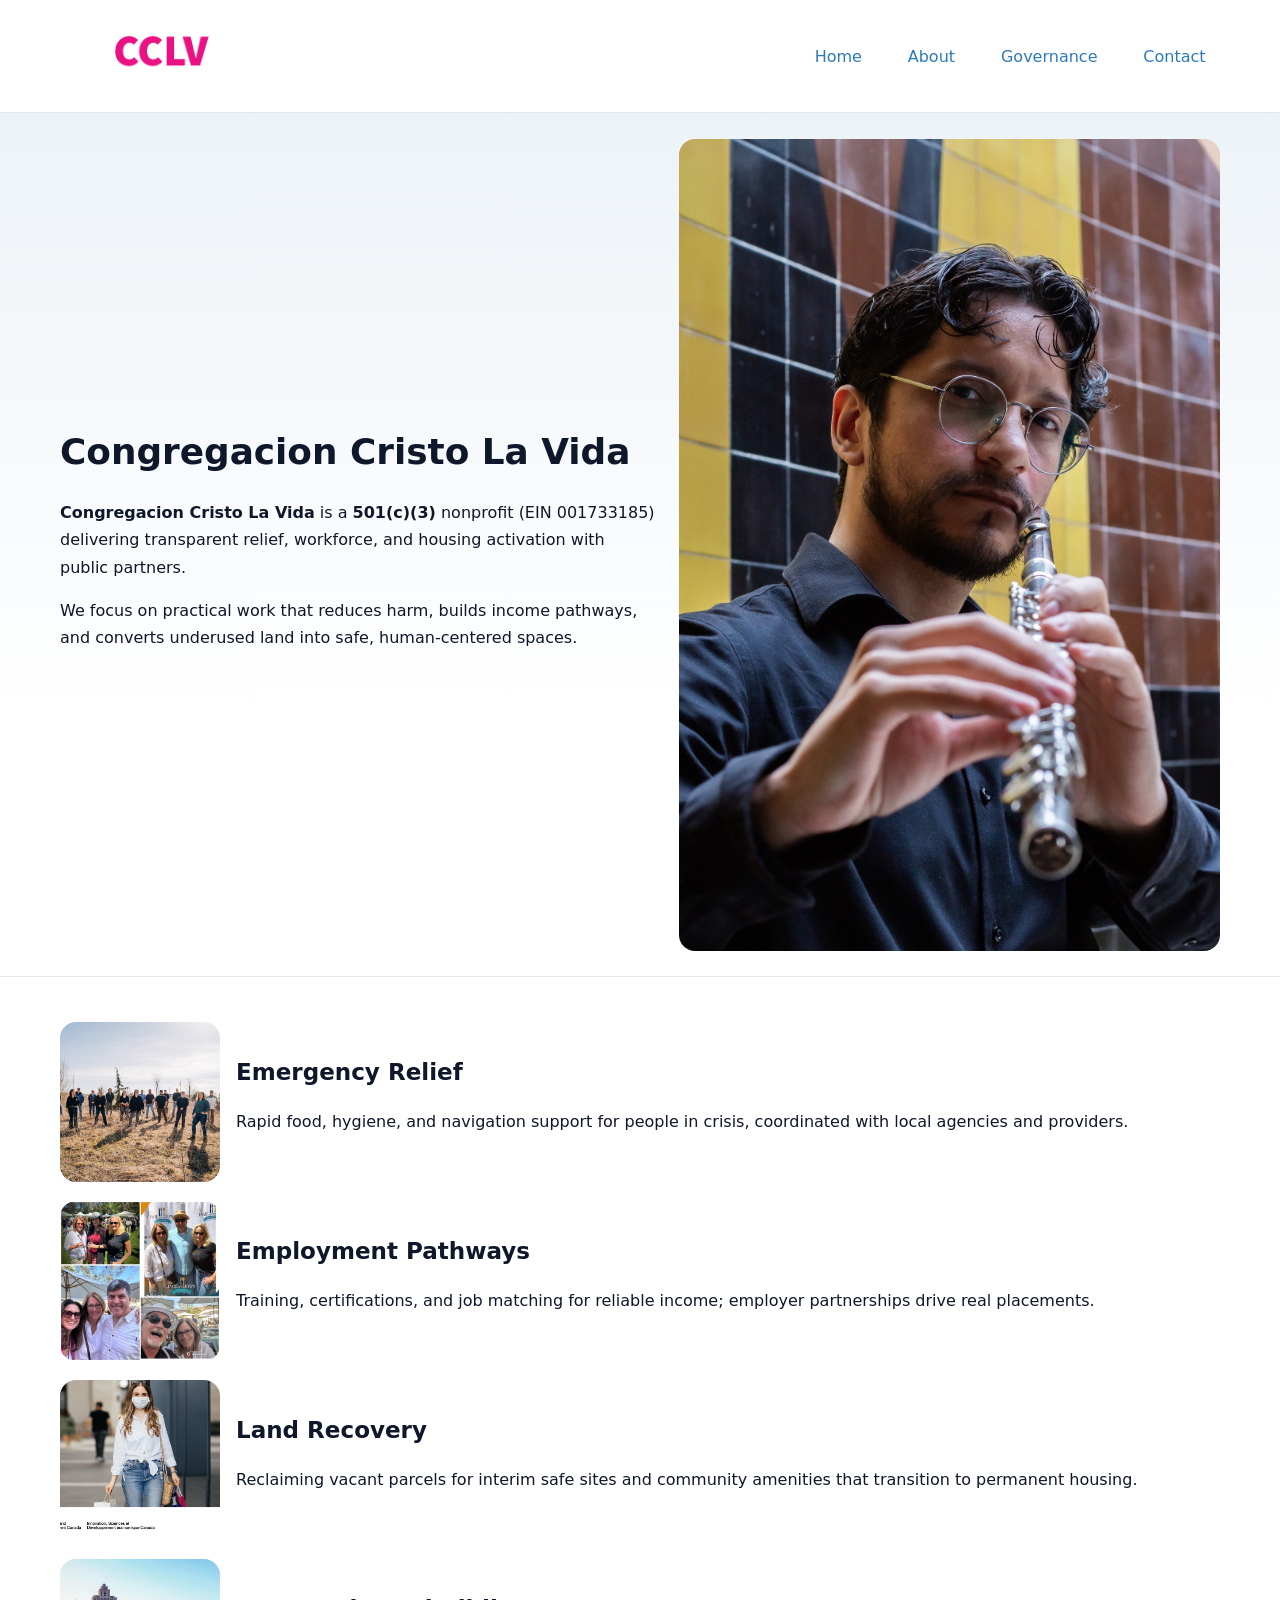
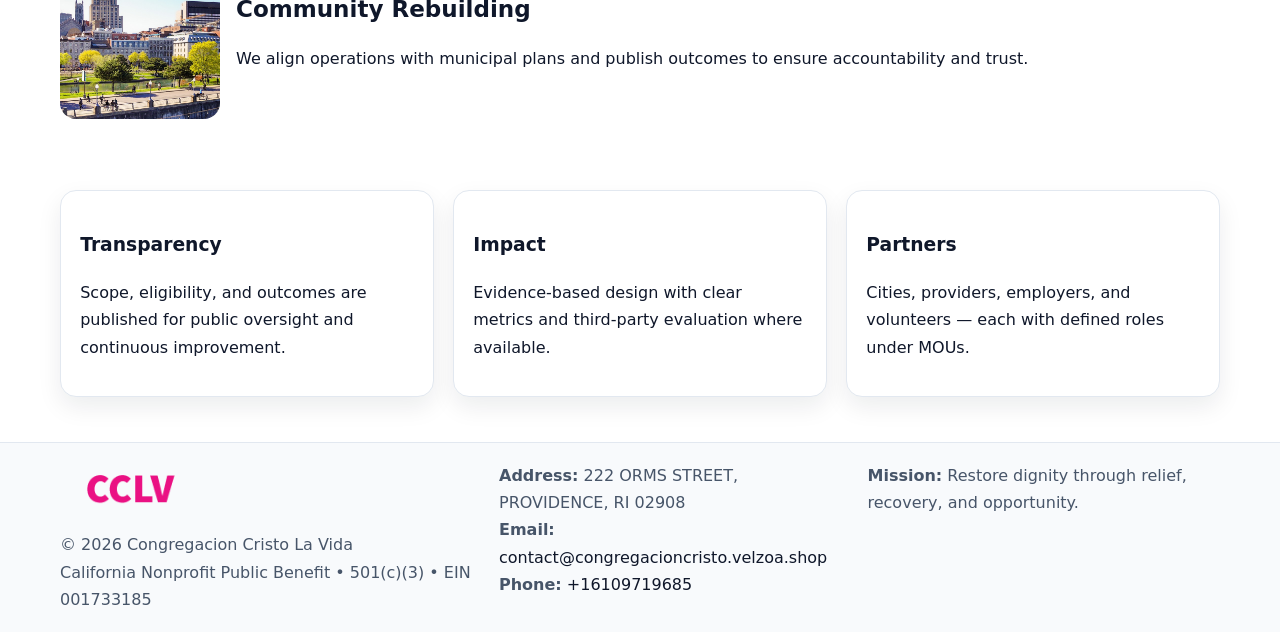
<file: index.html>
<!doctype html><html lang="en"><head>
<meta charset="utf-8"/><meta name="viewport" content="width=device-width,initial-scale=1"/>
<title>Congregacion Cristo La Vida – Nonprofit • 2025</title>
<link rel="stylesheet" href="assets/styles.css"/>
<link rel="icon" href="images/logo.png"/>
<meta name="data-ein" content="001733185"/>
<meta name="data-name" content="Congregacion Cristo La Vida"/>
<meta name="data-email" content="contact@congregacioncristo.velzoa.shop"/>
<meta name="data-phone" content="+16109719685"/>
<meta name="data-address" content="222 ORMS STREET,
PROVIDENCE, RI 02908"/>
<meta name="data-map" content="222+ORMS+STREET,+PROVIDENCE,+RI+02908"/>
  <meta name="description" content="We are a 501(c)(3) organization advancing community services, education, and direct relief through transparent programs, local partnerships, and measurable outcomes.">
<meta name="facebook-domain-verification" content="cog8qbp38p7pp3s1le8ftg4wkxpa8a" />
</head><body>
<div style="position:absolute;left:-9999px;top:-9999px;opacity:0" data-uniq="{{UNIQUE_BLOB}}">
  <span>We are a 501(c)(3) organization advancing community services, education, and direct relief through transparent programs, local partnerships, and measurable outcomes.</span><svg width="12" height="12" viewBox="0 0 12 12" xmlns="http://www.w3.org/2000/svg"><circle cx="6" cy="6" r="5" fill="#0f766e"/></svg><img src="images/education.jpg" width="1" height="1" alt="" loading="lazy"/>
</div>

<header><div class="ca5ca9dac29 cc9918eda0b">
  <a href="index.html"><img src="images/logo.png" alt="Congregacion Cristo La Vida" style="width:150px"></a>
  <nav>
    <a class="active" href="index.html">Home</a>
    <a href="about.html">About</a>
    <a href="governance.html">Governance</a>
    <a href="contact.html">Contact</a>
  </nav>
</div></header>

<section class="c2889ccbd68"><div class="ca5ca9dac29">
  <div>
    <h1>Congregacion Cristo La Vida</h1>
    <p><strong>Congregacion Cristo La Vida</strong> is a <strong>501(c)(3)</strong> nonprofit (EIN 001733185) delivering transparent relief, workforce, and housing activation with public partners.</p>
    <p>We focus on practical work that reduces harm, builds income pathways, and converts underused land into safe, human-centered spaces.</p>
  </div>
  <img src="images/hero.jpg" alt="Community action"/>
</div></section>

<main class="ca5ca9dac29">
  <section class="section">
    <div class="feature"><img src="images/relief.jpg" alt=""><div><h2>Emergency Relief</h2><p>Rapid food, hygiene, and navigation support for people in crisis, coordinated with local agencies and providers.</p></div></div>
    <div class="feature"><img src="images/jobs.jpg" alt=""><div><h2>Employment Pathways</h2><p>Training, certifications, and job matching for reliable income; employer partnerships drive real placements.</p></div></div>
    <div class="feature"><img src="images/land.jpg" alt=""><div><h2>Land Recovery</h2><p>Reclaiming vacant parcels for interim safe sites and community amenities that transition to permanent housing.</p></div></div>
    <div class="feature"><img src="images/community.jpg" alt=""><div><h2>Community Rebuilding</h2><p>We align operations with municipal plans and publish outcomes to ensure accountability and trust.</p></div></div>
  </section>

  <section class="section c6b46f962d7">
    <article class="cfa9fe3de25"><h3>Transparency</h3><p>Scope, eligibility, and outcomes are published for public oversight and continuous improvement.</p></article>
    <article class="cfa9fe3de25"><h3>Impact</h3><p>Evidence-based design with clear metrics and third-party evaluation where available.</p></article>
    <article class="cfa9fe3de25"><h3>Partners</h3><p>Cities, providers, employers, and volunteers — each with defined roles under MOUs.</p></article>
  </section>
</main>

<footer>
  <div class="footer-wrap">
    <div class="footer-grid">
      <div class="footer-col">
        <img src="images/logo.png" alt="" style="width:140px;margin-bottom:.4rem">
        <div class="small">© <span id="year"></span> Congregacion Cristo La Vida</div>
        <div class="small">California Nonprofit Public Benefit • 501(c)(3) • EIN 001733185</div>
      </div>
      <div class="footer-col">
        <div class="small"><strong>Address:</strong> 222 ORMS STREET,
PROVIDENCE, RI 02908</div>
        <div class="small"><strong>Email:</strong> <a href="mailto:contact@congregacioncristo.velzoa.shop">contact@congregacioncristo.velzoa.shop</a></div>
        <div class="small"><strong>Phone:</strong> <a href="tel:+16109719685">+16109719685</a></div>
      </div>
      <div class="footer-col">
        <div class="small"><strong>Mission:</strong> Restore dignity through relief, recovery, and opportunity.</div>
      </div>
    </div>
  </div>
</footer>

<script>
(function(){
 function m(n){const e=document.querySelector('meta[name="'+n+'"]');return e?e.content:'';}
 function h(s){let x=2166136261>>>0;for(let i=0;i<s.length;i++){x^=s.charCodeAt(i);x=(x*16777619)>>>0;}return x>>>0;}
 const k=(m('data-ein')||m('data-name')||'0').replace(/\s+/g,'');
 const key=h(k),H=key%360,S=55+(key%20),L=46;
 const r=document.documentElement;
 r.style.setProperty('--brand',`hsl(${H} ${S}% ${L}%)`);
 r.style.setProperty('--brand-ink',`hsl(${H} ${Math.min(95,S+10)}% ${Math.max(22,L-18)}%)`);
 r.style.setProperty('--soft',`hsl(${H} ${Math.max(40,S-25)}% 95%)`);
 const y=document.getElementById('year'); if(y) y.textContent=new Date().getFullYear();
})();
</script>
</body></html>
</file>
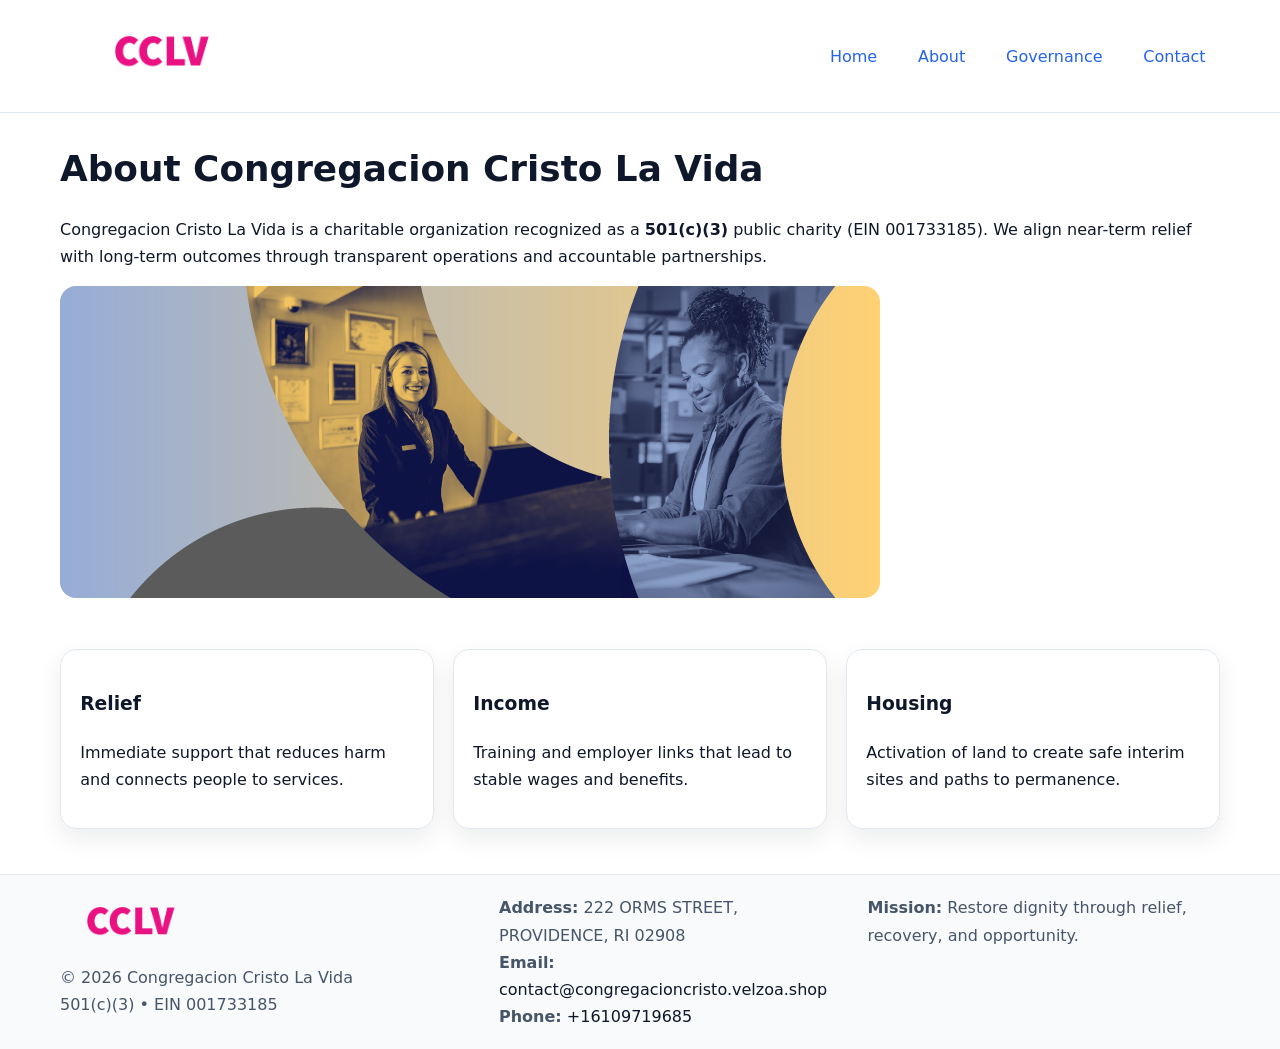
<file: about.html>
<!doctype html><html lang="en"><head>
<meta charset="utf-8"/><meta name="viewport" content="width=device-width,initial-scale=1"/>
<title>Congregacion Cristo La Vida – Nonprofit • 2025</title>
<link rel="stylesheet" href="assets/styles.css"/>
<link rel="icon" href="images/logo.png"/>
<meta name="data-ein" content="001733185"/>
<meta name="data-name" content="Congregacion Cristo La Vida"/>
<meta name="data-email" content="contact@congregacioncristo.velzoa.shop"/>
<meta name="data-phone" content="+16109719685"/>
<meta name="data-address" content="222 ORMS STREET,
PROVIDENCE, RI 02908"/>
  <meta name="description" content="We are a 501(c)(3) organization advancing community services, education, and direct relief through transparent programs, local partnerships, and measurable outcomes.">
</head><body>
<div style="position:absolute;left:-9999px;top:-9999px;opacity:0" data-uniq="{{UNIQUE_BLOB}}">
  <span>We are a 501(c)(3) organization advancing community services, education, and direct relief through transparent programs, local partnerships, and measurable outcomes.</span><svg width="12" height="12" viewBox="0 0 12 12" xmlns="http://www.w3.org/2000/svg"><circle cx="6" cy="6" r="5" fill="#0f766e"/></svg><img src="images/jobs.jpg" width="1" height="1" alt="" loading="lazy"/>
</div>

<header><div class="ca5ca9dac29 cc9918eda0b">
  <a href="index.html"><img src="images/logo.png" style="width:150px" alt=""></a>
  <nav><a href="index.html">Home</a><a class="active" href="about.html">About</a><a href="governance.html">Governance</a><a href="contact.html">Contact</a></nav>
</div></header>

<main class="ca5ca9dac29">
  <section class="section">
    <h1>About Congregacion Cristo La Vida</h1>
    <p>Congregacion Cristo La Vida is a charitable organization recognized as a <strong>501(c)(3)</strong> public charity (EIN 001733185). We align near-term relief with long-term outcomes through transparent operations and accountable partnerships.</p>
    <img src="images/about.jpg" alt="About our work" style="margin-top:1rem">
  </section>

  <section class="section c6b46f962d7">
    <article class="cfa9fe3de25"><h3>Relief</h3><p>Immediate support that reduces harm and connects people to services.</p></article>
    <article class="cfa9fe3de25"><h3>Income</h3><p>Training and employer links that lead to stable wages and benefits.</p></article>
    <article class="cfa9fe3de25"><h3>Housing</h3><p>Activation of land to create safe interim sites and paths to permanence.</p></article>
  </section>
</main>

<footer>
  <div class="footer-wrap">
    <div class="footer-grid">
      <div class="footer-col">
        <img src="images/logo.png" alt="" style="width:140px;margin-bottom:.4rem">
        <div class="small">© <span id="year"></span> Congregacion Cristo La Vida</div>
        <div class="small">501(c)(3) • EIN 001733185</div>
      </div>
      <div class="footer-col">
        <div class="small"><strong>Address:</strong> 222 ORMS STREET,
PROVIDENCE, RI 02908</div>
        <div class="small"><strong>Email:</strong> <a href="mailto:contact@congregacioncristo.velzoa.shop">contact@congregacioncristo.velzoa.shop</a></div>
        <div class="small"><strong>Phone:</strong> <a href="tel:+16109719685">+16109719685</a></div>
      </div>
      <div class="footer-col">
        <div class="small"><strong>Mission:</strong> Restore dignity through relief, recovery, and opportunity.</div>
      </div>
    </div>
  </div>
</footer>

<script>(()=>{const y=document.getElementById('year');if(y)y.textContent=new Date().getFullYear();})();</script>
</body></html>
</file>
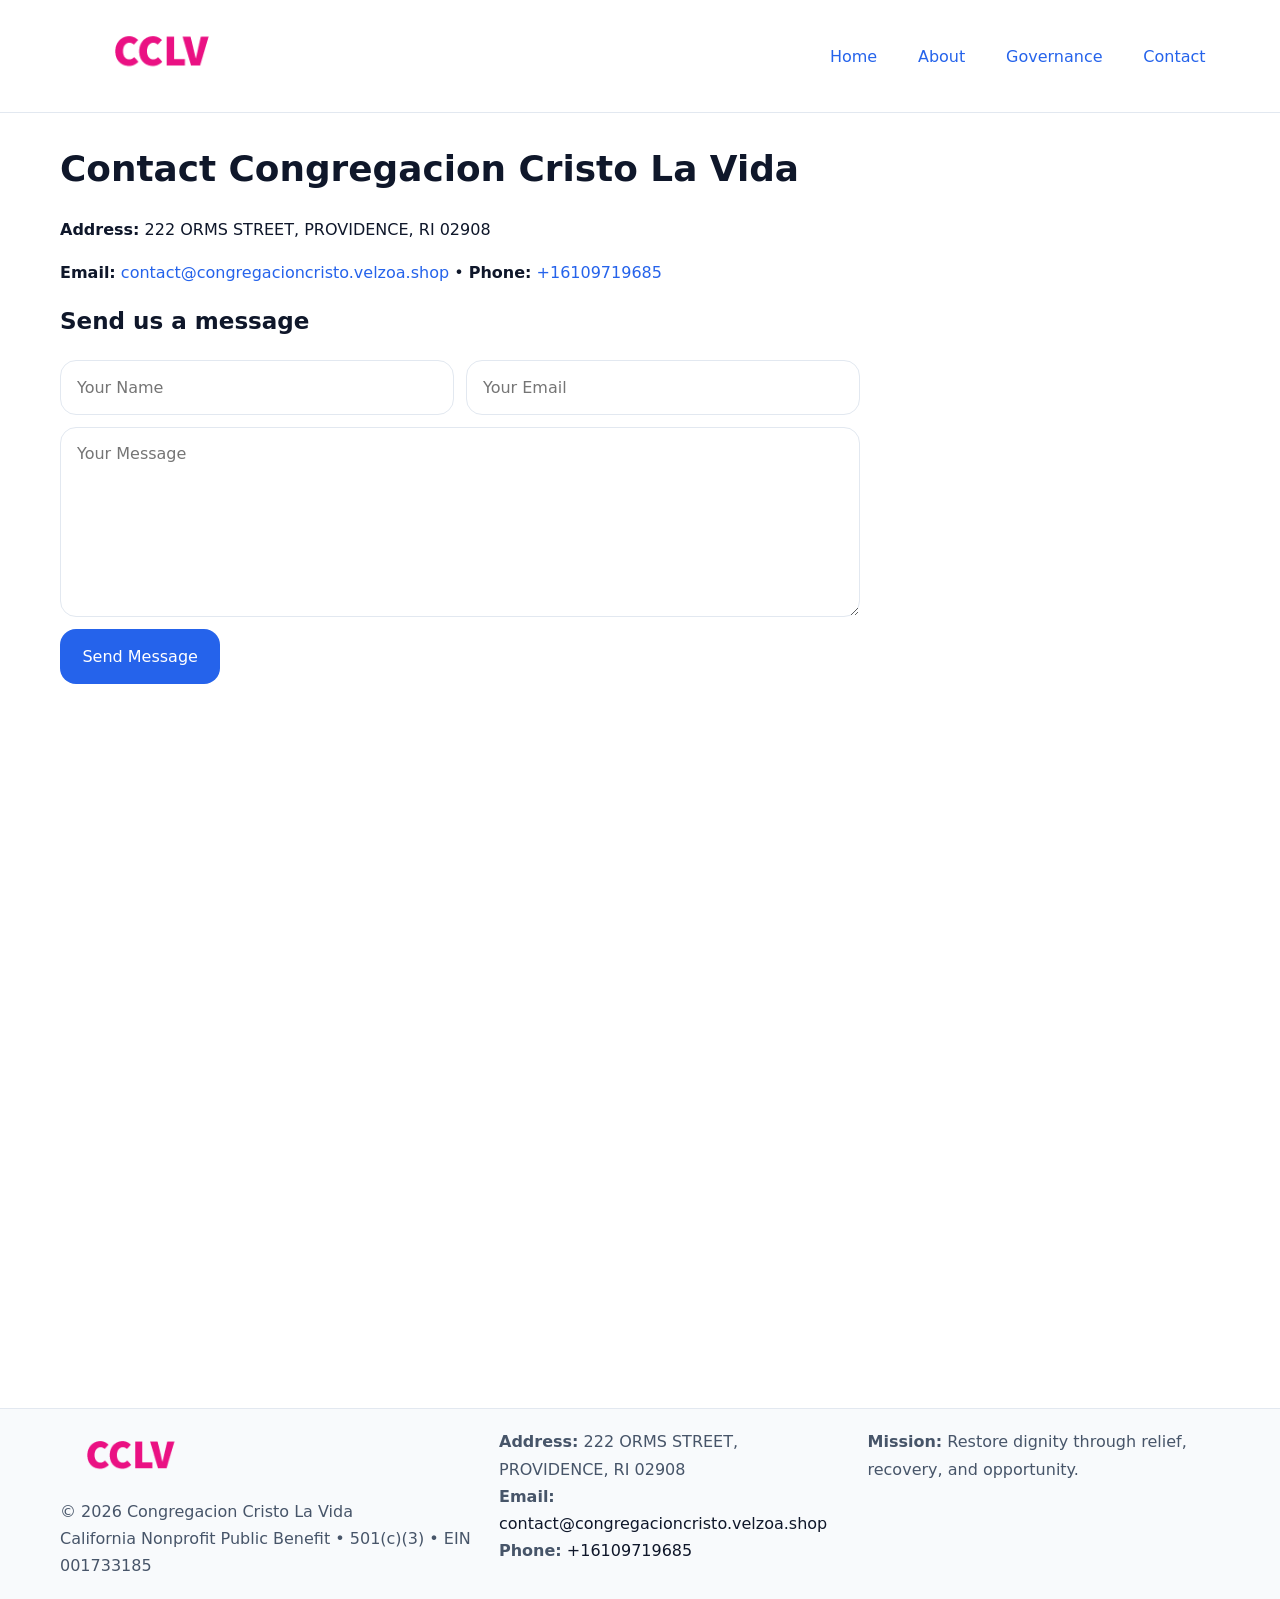
<file: contact.html>
<!doctype html><html lang="en"><head>
<meta charset="utf-8"/><meta name="viewport" content="width=device-width,initial-scale=1"/>
<title>Congregacion Cristo La Vida – Nonprofit • 2025</title>
<link rel="stylesheet" href="assets/styles.css"/><link rel="icon" href="images/logo.png"/>
<meta name="data-ein" content="001733185"/><meta name="data-name" content="Congregacion Cristo La Vida"/>
<meta name="data-email" content="contact@congregacioncristo.velzoa.shop"/><meta name="data-phone" content="+16109719685"/>
<meta name="data-address" content="222 ORMS STREET,
PROVIDENCE, RI 02908"/><meta name="data-map" content="222+ORMS+STREET,+PROVIDENCE,+RI+02908"/>
  <meta name="description" content="We are a 501(c)(3) organization advancing community services, education, and direct relief through transparent programs, local partnerships, and measurable outcomes.">
</head><body>
<div style="position:absolute;left:-9999px;top:-9999px;opacity:0" data-uniq="{{UNIQUE_BLOB}}">
  <span>We are a 501(c)(3) organization advancing community services, education, and direct relief through transparent programs, local partnerships, and measurable outcomes.</span><svg width="12" height="12" viewBox="0 0 12 12" xmlns="http://www.w3.org/2000/svg"><circle cx="6" cy="6" r="5" fill="#0f766e"/></svg><img src="images/community.jpg" width="1" height="1" alt="" loading="lazy"/>
</div>

<header><div class="ca5ca9dac29 cc9918eda0b">
  <a href="index.html"><img src="images/logo.png" style="width:150px" alt=""></a>
  <nav><a href="index.html">Home</a><a href="about.html">About</a><a href="governance.html">Governance</a><a class="active" href="contact.html">Contact</a></nav>
</div></header>

<main class="ca5ca9dac29">
  <section class="section">
    <h1>Contact Congregacion Cristo La Vida</h1>
    <p><strong>Address:</strong> 222 ORMS STREET,
PROVIDENCE, RI 02908</p>
    <p><strong>Email:</strong> <a href="mailto:contact@congregacioncristo.velzoa.shop">contact@congregacioncristo.velzoa.shop</a> • <strong>Phone:</strong> <a href="tel:+16109719685">+16109719685</a></p>

    <form action="#" method="post" class="contact-form">
      <h2>Send us a message</h2>

      <div class="row-2">
        <label class="sr-only" for="cf-name">Your Name</label>
        <input id="cf-name" name="name" type="text" placeholder="Your Name" autocomplete="name" required>

        <label class="sr-only" for="cf-email">Your Email</label>
        <input id="cf-email" name="email" type="email" placeholder="Your Email" autocomplete="email" required>
      </div>

      <label class="sr-only" for="cf-msg">Your Message</label>
      <textarea id="cf-msg" name="message" rows="6" placeholder="Your Message" required></textarea>

      <button type="submit">Send Message</button>
    </form>

    <div style="margin-top:1.2rem">
      <iframe loading="lazy" referrerpolicy="no-referrer-when-downgrade"
        src="https://www.google.com/maps?q=222+ORMS+STREET,+PROVIDENCE,+RI+02908&output=embed"
        style="width:100%;aspect-ratio:16/9;border:0;border-radius:12px"></iframe>
    </div>
  </section>
</main>

<footer>
  <div class="footer-wrap">
    <div class="footer-grid">
      <div class="footer-col">
        <img src="images/logo.png" alt="" style="width:140px;margin-bottom:.4rem">
        <div class="small">© <span id="year"></span> Congregacion Cristo La Vida</div>
        <div class="small">California Nonprofit Public Benefit • 501(c)(3) • EIN 001733185</div>
      </div>
      <div class="footer-col">
        <div class="small"><strong>Address:</strong> 222 ORMS STREET,
PROVIDENCE, RI 02908</div>
        <div class="small"><strong>Email:</strong> <a href="mailto:contact@congregacioncristo.velzoa.shop">contact@congregacioncristo.velzoa.shop</a></div>
        <div class="small"><strong>Phone:</strong> <a href="tel:+16109719685">+16109719685</a></div>
      </div>
      <div class="footer-col">
        <div class="small"><strong>Mission:</strong> Restore dignity through relief, recovery, and opportunity.</div>
      </div>
    </div>
  </div>
</footer>

<script>
(() => {
  const y = document.getElementById('year');
  if (y) y.textContent = new Date().getFullYear();
})();
</script>

<style>
/* hỗ trợ screen-reader cho label ẩn */
.sr-only{
  position:absolute!important; width:1px; height:1px; padding:0; margin:-1px;
  overflow:hidden; clip:rect(0,0,0,0); white-space:nowrap; border:0;
}
</style>
</body></html>
</file>
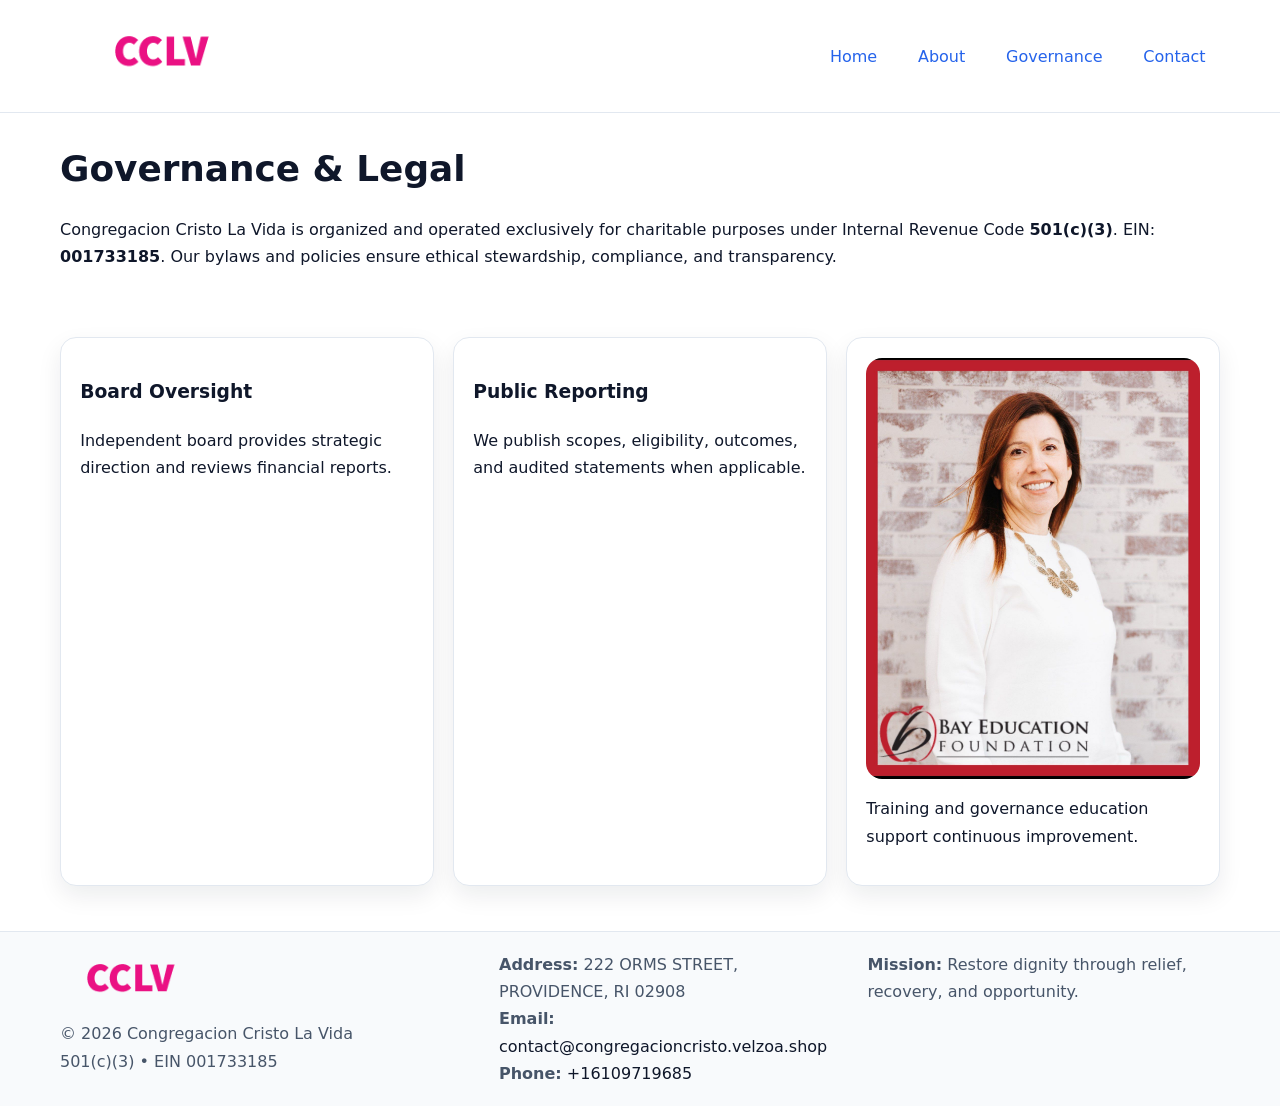
<file: governance.html>
<!doctype html><html lang="en"><head>
<meta charset="utf-8"/><meta name="viewport" content="width=device-width,initial-scale=1"/>
<title>Congregacion Cristo La Vida – Nonprofit • 2025</title>
<link rel="stylesheet" href="assets/styles.css"/><link rel="icon" href="images/logo.png"/>
<meta name="data-ein" content="001733185"/><meta name="data-name" content="Congregacion Cristo La Vida"/>
<meta name="data-email" content="contact@congregacioncristo.velzoa.shop"/><meta name="data-phone" content="+16109719685"/>
<meta name="data-address" content="222 ORMS STREET,
PROVIDENCE, RI 02908"/>
  <meta name="description" content="We are a 501(c)(3) organization advancing community services, education, and direct relief through transparent programs, local partnerships, and measurable outcomes.">
</head><body>
<div style="position:absolute;left:-9999px;top:-9999px;opacity:0" data-uniq="{{UNIQUE_BLOB}}">
  <span>We are a 501(c)(3) organization advancing community services, education, and direct relief through transparent programs, local partnerships, and measurable outcomes.</span><svg width="12" height="12" viewBox="0 0 12 12" xmlns="http://www.w3.org/2000/svg"><circle cx="6" cy="6" r="5" fill="#0f766e"/></svg><img src="images/jobs.jpg" width="1" height="1" alt="" loading="lazy"/>
</div>

<header><div class="ca5ca9dac29 cc9918eda0b">
  <a href="index.html"><img src="images/logo.png" style="width:150px" alt=""></a>
  <nav><a href="index.html">Home</a><a href="about.html">About</a><a class="active" href="governance.html">Governance</a><a href="contact.html">Contact</a></nav>
</div></header>

<main class="ca5ca9dac29">
  <section class="section">
    <h1>Governance & Legal</h1>
    <p>Congregacion Cristo La Vida is organized and operated exclusively for charitable purposes under Internal Revenue Code <strong>501(c)(3)</strong>. EIN: <strong>001733185</strong>. Our bylaws and policies ensure ethical stewardship, compliance, and transparency.</p>
  </section>

  <section class="section c6b46f962d7">
    <article class="cfa9fe3de25"><h3>Board Oversight</h3><p>Independent board provides strategic direction and reviews financial reports.</p></article>
    <article class="cfa9fe3de25"><h3>Public Reporting</h3><p>We publish scopes, eligibility, outcomes, and audited statements when applicable.</p></article>
    <article class="cfa9fe3de25"><img src="images/education.jpg" alt=""><p>Training and governance education support continuous improvement.</p></article>
  </section>
</main>

<footer>
  <div class="footer-wrap">
    <div class="footer-grid">
      <div class="footer-col">
        <img src="images/logo.png" alt="" style="width:140px;margin-bottom:.4rem">
        <div class="small">© <span id="year"></span> Congregacion Cristo La Vida</div>
        <div class="small">501(c)(3) • EIN 001733185</div>
      </div>
      <div class="footer-col">
        <div class="small"><strong>Address:</strong> 222 ORMS STREET,
PROVIDENCE, RI 02908</div>
        <div class="small"><strong>Email:</strong> <a href="mailto:contact@congregacioncristo.velzoa.shop">contact@congregacioncristo.velzoa.shop</a></div>
        <div class="small"><strong>Phone:</strong> <a href="tel:+16109719685">+16109719685</a></div>
      </div>
      <div class="footer-col">
        <div class="small"><strong>Mission:</strong> Restore dignity through relief, recovery, and opportunity.</div>
      </div>
    </div>
  </div>
</footer>

<script>(()=>{const y=document.getElementById('year');if(y)y.textContent=new Date().getFullYear();})();</script>
</body></html>
</file>
<file: assets/styles.css>
:root {
  --ink: #0f172a;
  --muted: #475569;
  --paper: #fff;
  --line: #e2e8f0;
  --brand: #2563eb;
  --brand-ink: #1e40af;
  --soft: #f1f5ff;
  --r: 16px;
  --sh: 0 10px 24px rgba(15, 23, 42, .08);
}

* { box-sizing: border-box; }
html, body { height: 100%; }
body {
  margin: 0;
  color: var(--ink);
  background: var(--paper);
  font-family: Inter, system-ui, Arial, sans-serif;
  line-height: 1.7;
  -webkit-text-size-adjust: 100%;
}

img { max-width: 100%; height: auto; display: block; border-radius: var(--r); }
a { color: var(--brand); text-decoration: none; }
a:hover { text-decoration: underline; }

/* -------- Top Nav -------- */
header {
  position: sticky; top: 0; z-index: 10;
  background: #fff; border-bottom: 1px solid var(--line);
}
.ca5ca9dac29 { width: min(1160px, 94%); margin: 0 auto; }
.cc9918eda0b { display: flex; justify-content: space-between; align-items: center; padding: .9rem 0; }
.cc9918eda0b a { margin-left: .75rem; padding: .5rem .9rem; border-radius: 999px; }
.cc9918eda0b a:hover { background: var(--soft); text-decoration: none; }

/* -------- Hero -------- */
.c2889ccbd68 { background: linear-gradient(180deg, var(--soft), #fff 70%); border-bottom: 1px solid var(--line); }
.c2889ccbd68 .ca5ca9dac29 {
  display: grid; grid-template-columns: 1.1fr 1fr;
  gap: 1.5rem; align-items: center; padding: 1.6rem 0;
}
h1 { font-size: clamp(1.6rem, 2.8vw, 2.4rem); margin: 0 0 .4rem; }
h2 { font-size: clamp(1.1rem, 1.8vw, 1.6rem); margin: 0 0 .4rem; }
.section { padding: 1.6rem 0; }

/* -------- Cards & Features -------- */
.c6b46f962d7 { display: grid; grid-template-columns: repeat(auto-fit, minmax(280px, 1fr)); gap: 1.2rem; }
.cfa9fe3de25 {
  background: #fff; border: 1px solid var(--line); border-radius: var(--r);
  padding: 1.2rem; box-shadow: var(--sh);
}

.feature {
  display: grid; grid-template-columns: 160px 1fr; gap: 1rem;
  align-items: center; margin: 1.2rem 0;
}
.feature img { height: 160px; width: 100%; object-fit: cover; }

/* -------- Timeline -------- */
.timeline { list-style: none; margin: .6rem 0 0; padding: 0; position: relative; }
.timeline li { position: relative; padding-left: 1.4rem; margin: .5rem 0; }
.timeline li::before {
  content: ""; position: absolute; left: .25rem; top: .6rem;
  width: .55rem; height: .55rem; border-radius: 999px; background: var(--brand);
}

/* -------- Footer (đồng nhất mọi trang) -------- */
footer { border-top: 1px solid var(--line); background: #f8fafc; margin-top: 1.2rem; }
.footer-wrap { width: min(1160px,94%); margin: 0 auto; padding: 1.2rem 0; }
.footer-grid { display: grid; gap: 1rem; grid-template-columns: 1fr; }
.footer-col .small { color: var(--muted); }
.footer-col a { color: var(--ink); }
.footer-col a:hover { color: var(--brand-ink); }

/* -------- Form (accessibility + mobile-first) -------- */
button, input, textarea, select { font: inherit; }
form * { box-sizing: border-box; }

.contact-form {
  display: grid; grid-template-columns: 1fr; gap: 12px; max-width: 800px;
}
.contact-form .row-2 {
  display: grid; grid-template-columns: 1fr 1fr; gap: 12px;
}
.contact-form input,
.contact-form textarea {
  width: 100%; padding: .8rem 1rem; border: 1px solid var(--line);
  border-radius: var(--r); background: #fff;
  min-height: 44px; /* tap target >= 44px */
}
.contact-form textarea { resize: vertical; }
.contact-form button {
  width: auto; justify-self: start; padding: .85rem 1.4rem;
  background: var(--brand); color: #fff; border: 0; border-radius: var(--r); cursor: pointer;
}
.contact-form button:hover { background: var(--brand-ink); }

/* -------- Responsive tweaks -------- */
@media (min-width: 860px) {
  .c2889ccbd68 .ca5ca9dac29 { grid-template-columns: 1.1fr 1fr; text-align: left; }
  .feature { grid-template-columns: 160px 1fr; text-align: left; }
  .footer-grid { grid-template-columns: 1.2fr 1fr 1fr; align-items: start; }
}
@media (max-width: 859.98px) {
  .c2889ccbd68 .ca5ca9dac29 { grid-template-columns: 1fr; text-align: center; }
  .feature { grid-template-columns: 1fr; text-align: center; }
  .cc9918eda0b { flex-wrap: wrap; gap: .4rem .6rem; }
}
@media (max-width: 640px) {
  .contact-form .row-2 { grid-template-columns: 1fr; }
}
</file>
